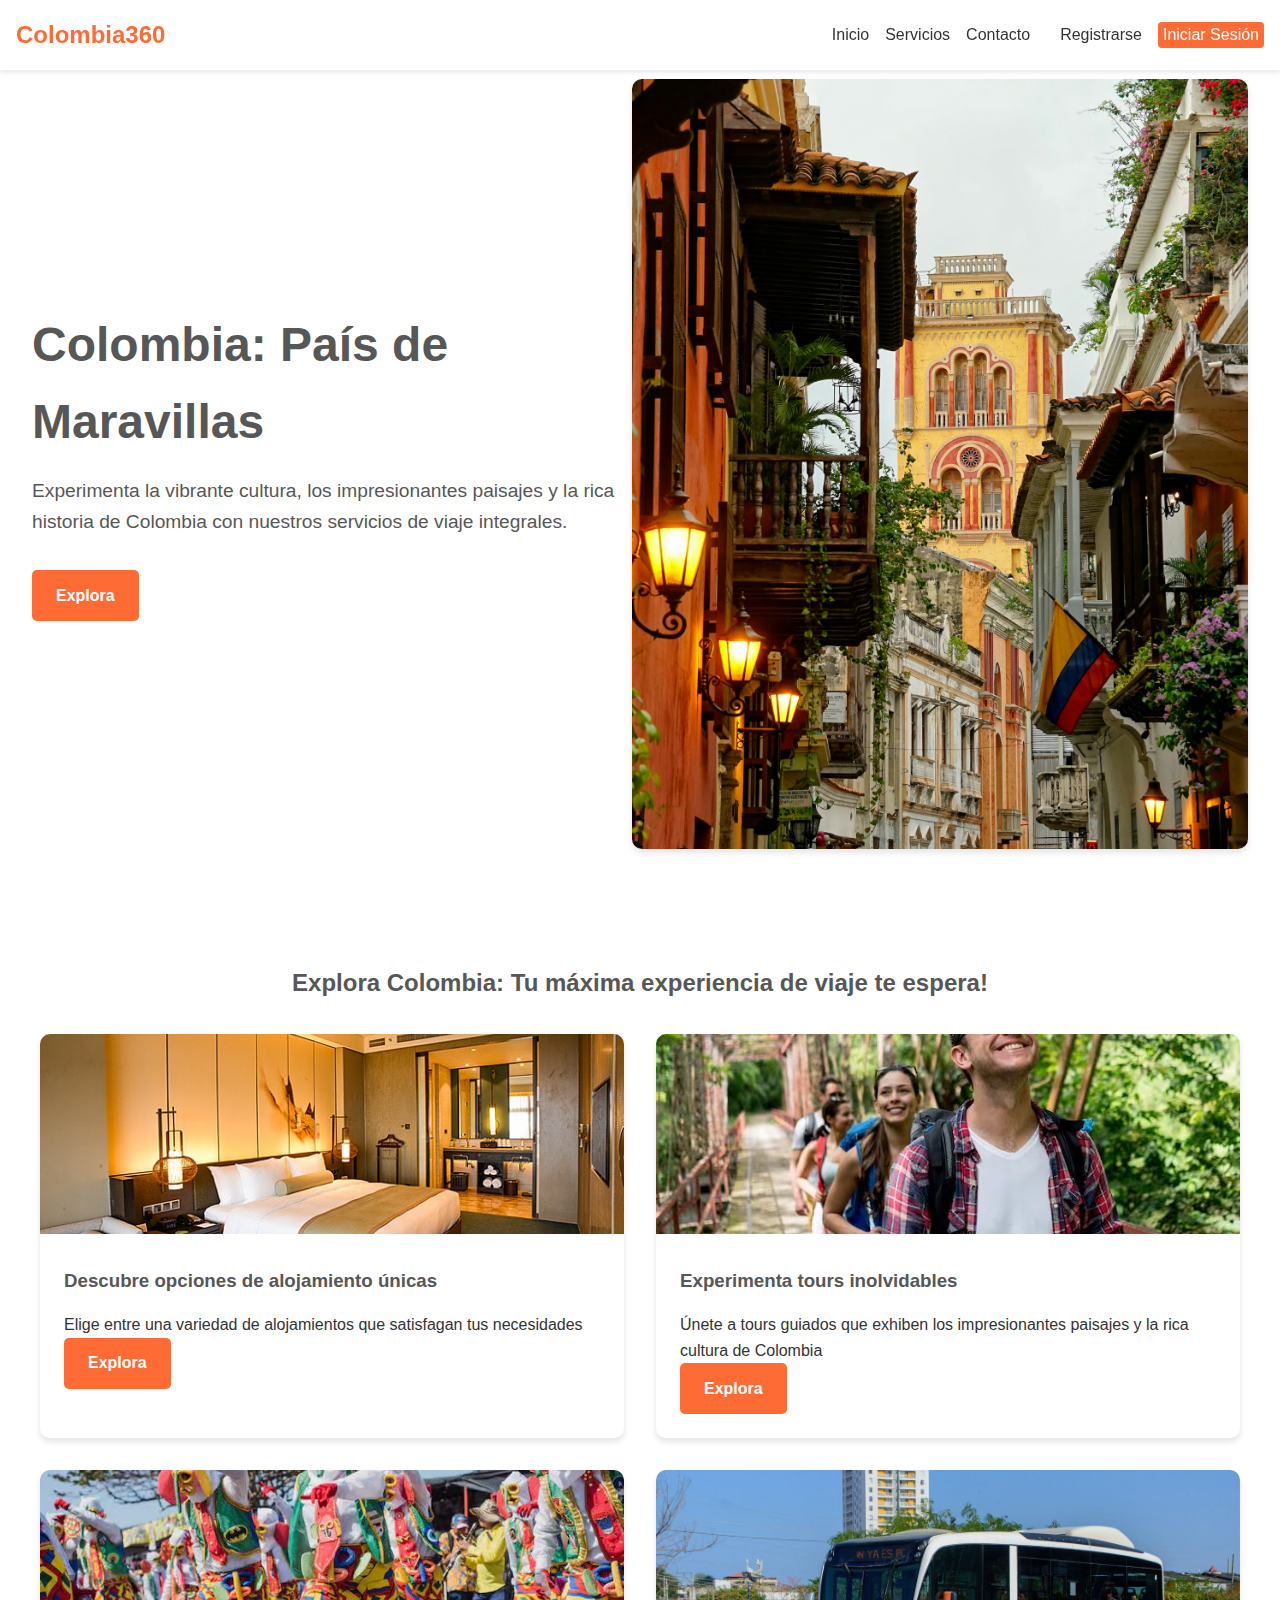
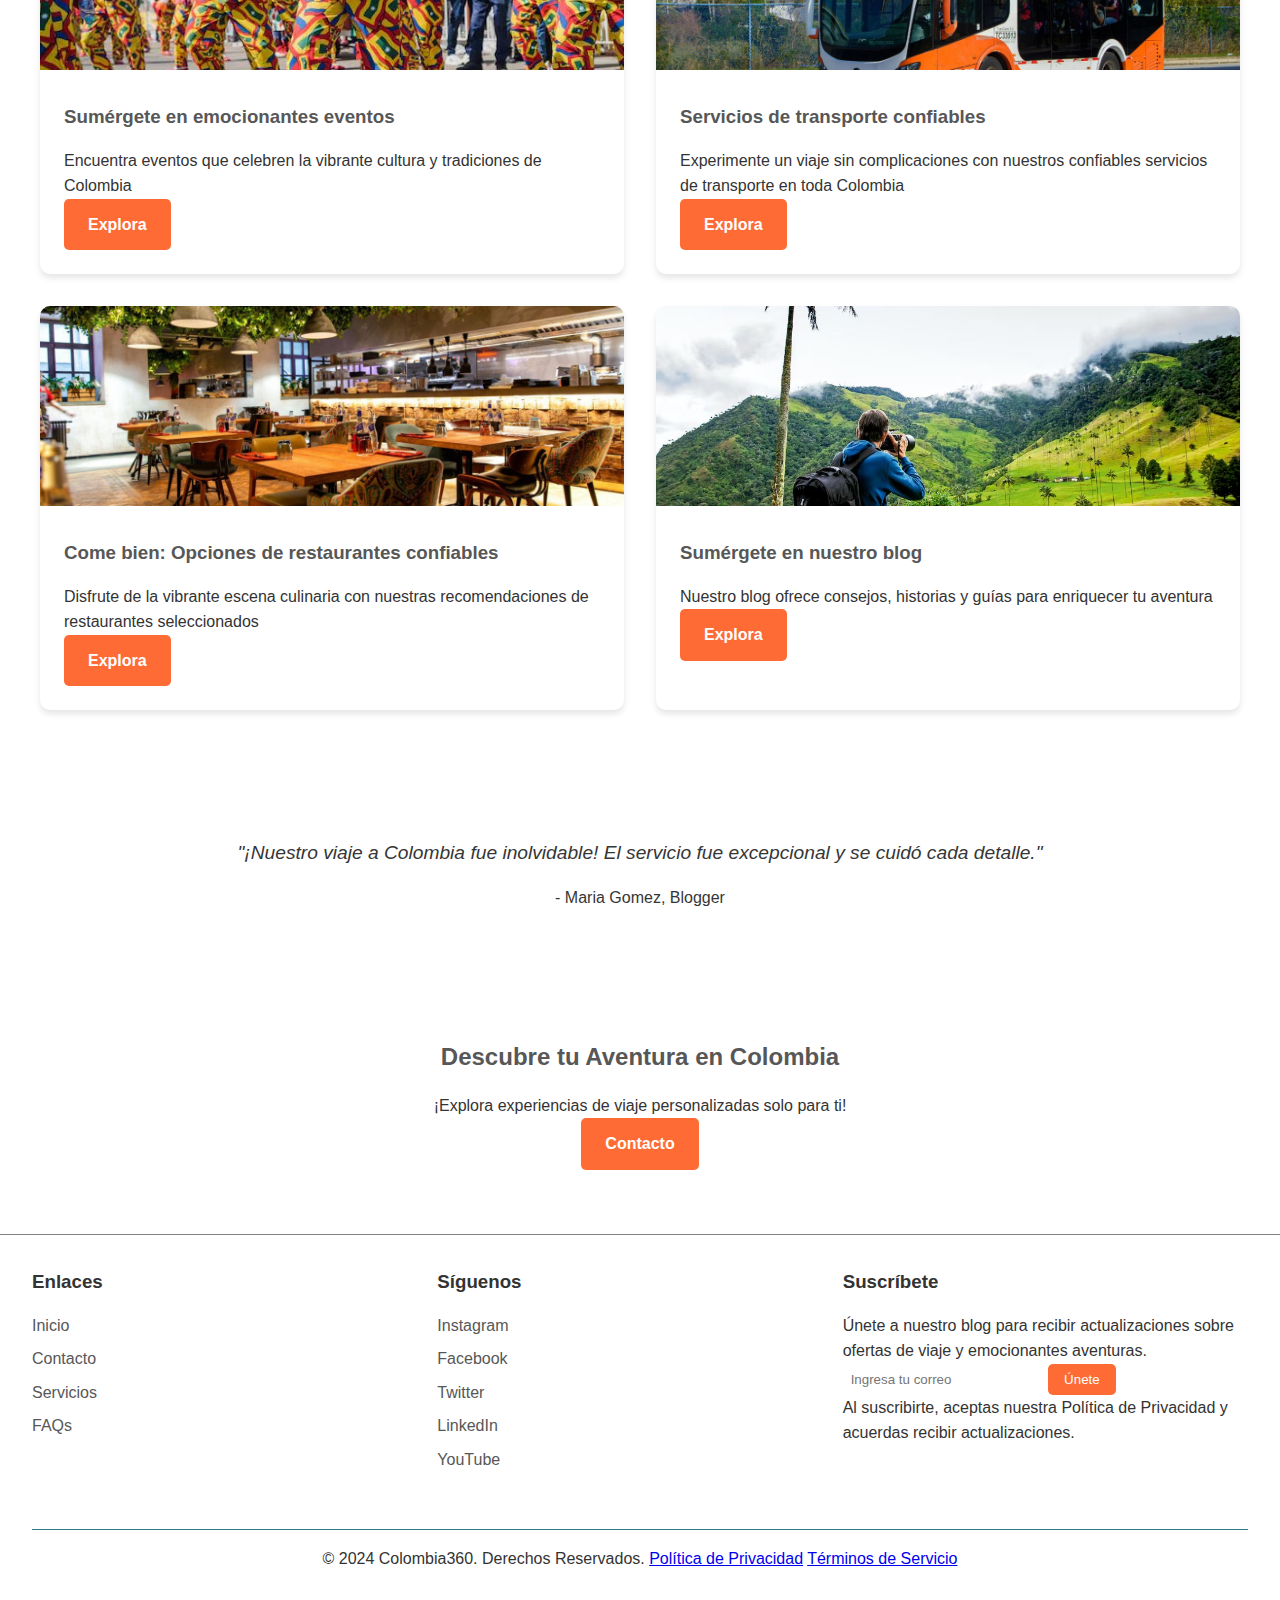
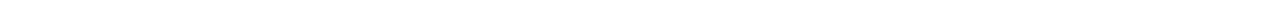
<file: index.html>
<!DOCTYPE html>
<html lang="en">
  <head>
    <meta charset="UTF-8" />
    <meta name="viewport" content="width=device-width, initial-scale=1.0" />
    <meta http-equiv="X-UA-Compatible" content="ie=edge" />
    <title>HTML + CSS</title>
    <link rel="stylesheet" href="styles.css" />
  </head>
  <body>
    <header>
      <nav>
        <div class="logo">Colombia360</div>
        <button class="menu-toggle" aria-label="Toggle menu">☰</button>
        <div class="nav-links">
          <a href="#inicio">Inicio</a>
          <a href="#servicios">Servicios</a>
          <a href="#contacto">Contacto</a>
          <a href="#registrarse" id="reg_btn">Registrarse</a>
          <a href="log_in.html" id="log_btn">Iniciar Sesión</a>
        </div>
      </nav>
    </header>

    <main>
      <section id="inicio" class="hero">
        <div class="hero-content">
          <h1>Colombia: País de Maravillas</h1>
          <p>
            Experimenta la vibrante cultura, los impresionantes paisajes y la
            rica historia de Colombia con nuestros servicios de viaje
            integrales.
          </p>
          <a href="#explora" class="cta-button">Explora</a>
        </div>
        <div class="hero-image">
          <img src="imagenes\Placeholder Image.jpg" alt="Paisaje de Colombia" />
        </div>
      </section>

      <section id="servicios" class="services">
        <h2>Explora Colombia: Tu máxima experiencia de viaje te espera!</h2>
        <div class="service-grid">
          <div class="service-card">
            <img src="imagenes\Colombia Hotel.jpg" alt="Alojamiento" />
            <div class="service-card-content">
              <h3>Descubre opciones de alojamiento únicas</h3>
              <p>
                Elige entre una variedad de alojamientos que satisfagan tus
                necesidades
              </p>
              <a href="#" class="cta-button">Explora</a>
            </div>
          </div>
          <div class="service-card">
            <img src="imagenes\Colombia Tour.JPG" alt="Tours" />
            <div class="service-card-content">
              <h3>Experimenta tours inolvidables</h3>
              <p>
                Únete a tours guiados que exhiben los impresionantes paisajes y
                la rica cultura de Colombia
              </p>
              <a href="#" class="cta-button">Explora</a>
            </div>
          </div>
          <div class="service-card">
            <img src="imagenes\Colombia Event.JPG" alt="Eventos" />
            <div class="service-card-content">
              <h3>Sumérgete en emocionantes eventos</h3>
              <p>
                Encuentra eventos que celebren la vibrante cultura y tradiciones
                de Colombia
              </p>
              <a href="#" class="cta-button">Explora</a>
            </div>
          </div>
          <div class="service-card">
            <img src="imagenes\Colombia Transportation.jpg" alt="Transporte" />
            <div class="service-card-content">
              <h3>Servicios de transporte confiables</h3>
              <p>
                Experimente un viaje sin complicaciones con nuestros confiables
                servicios de transporte en toda Colombia
              </p>
              <a href="#" class="cta-button">Explora</a>
            </div>
          </div>
          <div class="service-card">
            <img src="imagenes\Colombia Restaurant.jpg" alt="Restaurantes" />
            <div class="service-card-content">
              <h3>Come bien: Opciones de restaurantes confiables</h3>
              <p>
                Disfrute de la vibrante escena culinaria con nuestras
                recomendaciones de restaurantes seleccionados
              </p>
              <a href="#" class="cta-button">Explora</a>
            </div>
          </div>
          <div class="service-card">
            <img src="imagenes\Colombia BLog.JPG" alt="Blog" />
            <div class="service-card-content">
              <h3>Sumérgete en nuestro blog</h3>
              <p>
                Nuestro blog ofrece consejos, historias y guías para enriquecer
                tu aventura
              </p>
              <a href="#" class="cta-button">Explora</a>
            </div>
          </div>
        </div>
      </section>

      <section class="testimonial">
        <blockquote>
          "¡Nuestro viaje a Colombia fue inolvidable! El servicio fue
          excepcional y se cuidó cada detalle."
        </blockquote>
        <p>- Maria Gomez, Blogger</p>
      </section>

      <section id="contacto" class="cta">
        <h2>Descubre tu Aventura en Colombia</h2>
        <p>¡Explora experiencias de viaje personalizadas solo para ti!</p>
        <a href="#" class="cta-button">Contacto</a>
      </section>
    </main>

    <footer>
      <div class="footer-content">
        <div class="footer-section">
          <h3>Enlaces</h3>
          <ul>
            <li><a href="#inicio">Inicio</a></li>
            <li><a href="#contacto">Contacto</a></li>
            <li><a href="#servicios">Servicios</a></li>
            <li><a href="#faqs">FAQs</a></li>
          </ul>
        </div>
        <div class="footer-section">
          <h3>Síguenos</h3>
          <ul>
            <li><a href="#">Instagram</a></li>
            <li><a href="#">Facebook</a></li>
            <li><a href="#">Twitter</a></li>
            <li><a href="#">LinkedIn</a></li>
            <li><a href="#">YouTube</a></li>
          </ul>
        </div>
        <div class="footer-section">
          <h3>Suscríbete</h3>
          <p>
            Únete a nuestro blog para recibir actualizaciones sobre ofertas de
            viaje y emocionantes aventuras.
          </p>
          <form class="subscribe-form">
            <input type="email" placeholder="Ingresa tu correo" />
            <button type="submit">Únete</button>
          </form>
          <p>
            Al suscribirte, aceptas nuestra Política de Privacidad y acuerdas
            recibir actualizaciones.
          </p>
        </div>
      </div>
      <div class="copyright">
        <p>
          &copy; 2024 Colombia360. Derechos Reservados.
          <a href="#">Política de Privacidad</a>
          <a href="#">Términos de Servicio</a>
        </p>
      </div>
    </footer>

    <script>
      document.addEventListener("DOMContentLoaded", function () {
        const menuToggle = document.querySelector(".menu-toggle");
        const navLinks = document.querySelector(".nav-links");

        menuToggle.addEventListener("click", function () {
          navLinks.classList.toggle("active");
        });

        // Close menu when a link is clicked
        navLinks.addEventListener("click", function (e) {
          if (e.target.tagName === "A") {
            navLinks.classList.remove("active");
          }
        });
      });
    </script>
  </body>
</html>
</file>
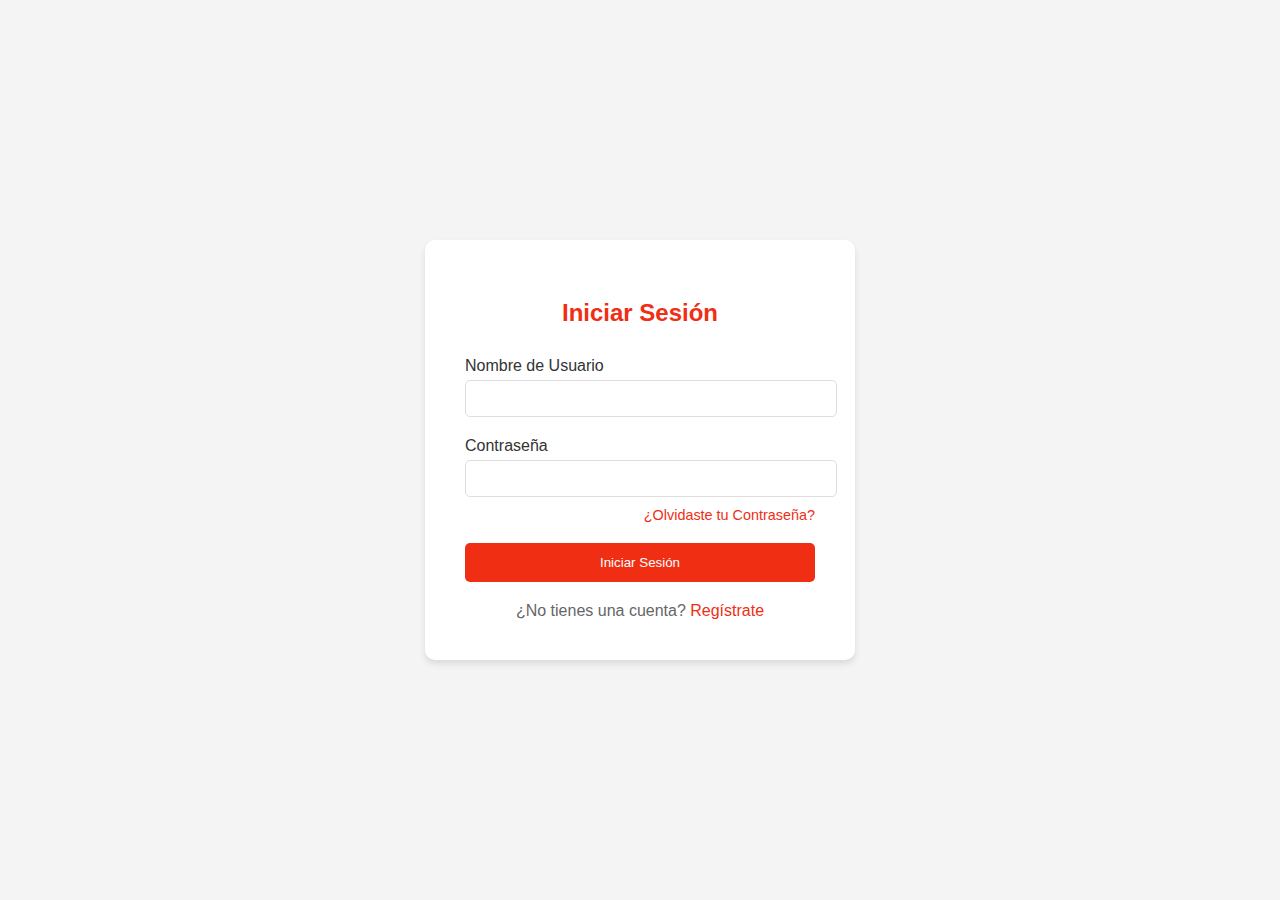
<file: log_in.html>
<!DOCTYPE html>
<html lang="es">
  <head>
    <meta charset="UTF-8" />
    <meta name="viewport" content="width=device-width, initial-scale=1.0" />
    <title>Colombia360</title>
    <link rel="stylesheet" href="log.css" />
  </head>
  <body>
    <div class="login-container">
      <h2>Iniciar Sesión</h2>
      <form action="shopping_page.html">
        <div class="form-group">
          <label for="username">Nombre de Usuario</label>
          <input type="text" id="username" name="username" required />
        </div>
        <div class="form-group">
          <label for="password">Contraseña</label>
          <input type="password" id="password" name="password" required />
          <a href="#" class="forgot-password">¿Olvidaste tu Contraseña?</a>
        </div>
        <button type="submit" class="login-btn">Iniciar Sesión</button>
        <div class="signup-link">
          ¿No tienes una cuenta? <a href="#">Regístrate</a>
        </div>
      </form>
    </div>
  </body>
</html>
</file>
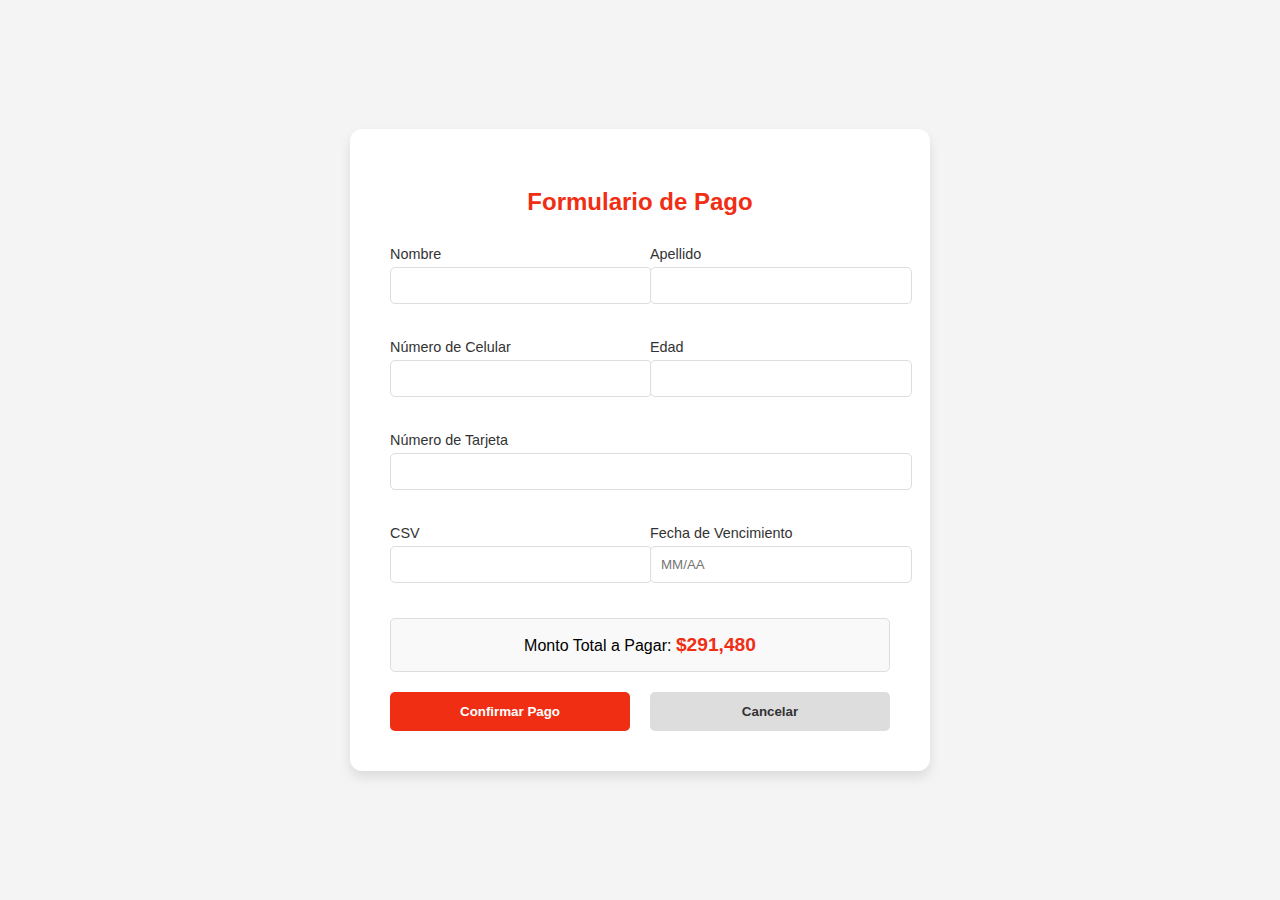
<file: pay_form.html>
<!DOCTYPE html>
<html lang="es">
  <head>
    <meta charset="UTF-8" />
    <meta name="viewport" content="width=device-width, initial-scale=1.0" />
    <title>Colombia360</title>
    <link rel="stylesheet" href="pay_form.css" />
  </head>
  <body>
    <div class="payment-container">
      <h2>Formulario de Pago</h2>
      <form action="shopping_page.html">
        <div class="form-grid">
          <div class="form-group">
            <label for="first-name">Nombre</label>
            <input type="text" id="first-name" name="first-name" required />
          </div>
          <div class="form-group">
            <label for="last-name">Apellido</label>
            <input type="text" id="last-name" name="last-name" required />
          </div>
          <div class="form-group">
            <label for="cel-number">Número de Celular</label>
            <input type="tel" id="cel-number" name="cel-number" required />
          </div>
          <div class="form-group">
            <label for="age">Edad</label>
            <input type="number" id="age" name="age" min="18" required />
          </div>
          <div class="form-group full-width">
            <label for="card-number">Número de Tarjeta</label>
            <input type="text" id="card-number" name="card-number" required />
          </div>
          <div class="form-group">
            <label for="csv">CSV</label>
            <input type="text" id="csv" name="csv" maxlength="3" required />
          </div>
          <div class="form-group">
            <label for="due-date">Fecha de Vencimiento</label>
            <input
              type="text"
              id="due-date"
              name="due-date"
              placeholder="MM/AA"
              required
            />
          </div>
        </div>

        <div class="total-amount">
          Monto Total a Pagar: <span>$291,480</span>
        </div>

        <div class="button-group">
          <button type="submit" class="btn btn-confirm">Confirmar Pago</button>
          <button
            type="button"
            class="btn btn-cancel"
            onclick="window.location.href='shopping_page.html'"
          >
            Cancelar
          </button>
        </div>
      </form>
    </div>
  </body>
</html>
</file>
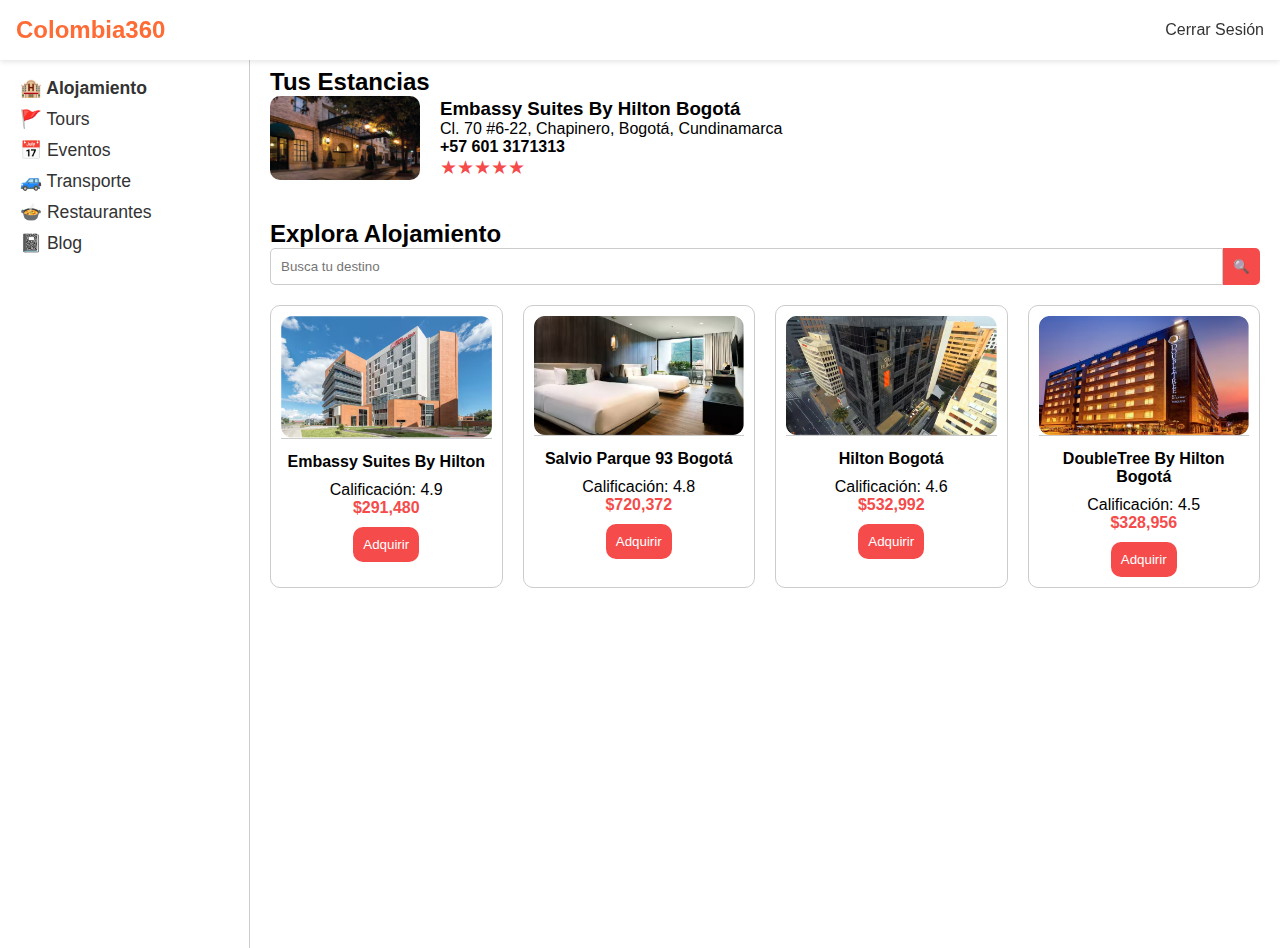
<file: shopping_page.html>
<!DOCTYPE html>
<html lang="es">
  <head>
    <meta charset="UTF-8" />
    <meta name="viewport" content="width=device-width, initial-scale=1.0" />
    <title>Colombia360</title>
    <link rel="stylesheet" href="shopping.css" />
  </head>
  <body>
    <header>
      <nav>
        <div class="logo">Colombia360</div>
        <a href="index.html" class="log_out">Cerrar Sesión</a>
      </nav>
    </header>
    <div class="container">
      <!-- Sidebar -->
      <aside class="sidebar">
        <nav>
          <ul>
            <li><a href="#" class="active">&#127976; Alojamiento</a></li>
            <li><a href="#">&#128681; Tours</a></li>
            <li><a href="#">&#128197; Eventos</a></li>
            <li><a href="#">&#128665; Transporte</a></li>
            <li><a href="#">&#127858; Restaurantes</a></li>
            <li><a href="#">&#128211; Blog</a></li>
          </ul>
        </nav>
      </aside>

      <!-- Main Content -->
      <main>
        <section class="your-stay">
          <h2>Tus Estancias</h2>
          <div class="stay-info">
            <img
              src="imagenes\Embassy Suites Hilton.jpg"
              alt="Embassy Suites By Hilton Bogotá"
            />
            <div class="stay-details">
              <h3>Embassy Suites By Hilton Bogotá</h3>
              <p>Cl. 70 #6-22, Chapinero, Bogotá, Cundinamarca</p>
              <p><strong>+57 601 3171313</strong></p>
              <div class="rating">★★★★★</div>
            </div>
          </div>
        </section>

        <section class="hotel-list">
          <h2>Explora Alojamiento</h2>
          <div class="search-bar">
            <input type="text" placeholder="Busca tu destino" />
            <button>🔍</button>
          </div>
          <div class="hotels">
            <div class="hotel-card">
              <img
                src="imagenes\Embassy Suites Hilton Bogota.jpg"
                alt="Embassy Suites"
              />
              <h4>Embassy Suites By Hilton</h4>
              <p>Calificación: 4.9</p>
              <p class="price">$291,480</p>
              <button onclick="window.location.href='pay_form.html'">
                Adquirir
              </button>
            </div>
            <div class="hotel-card">
              <img src="imagenes\Salvio Parque 93.jpg" alt="Salvio Parque 93" />
              <h4>Salvio Parque 93 Bogotá</h4>
              <p>Calificación: 4.8</p>
              <p class="price">$720,372</p>
              <button onclick="window.location.href='pay_form.html'">
                Adquirir
              </button>
            </div>
            <div class="hotel-card">
              <img src="imagenes\Hilton Bogota.jpg" alt="Hilton Bogotá" />
              <h4>Hilton Bogotá</h4>
              <p>Calificación: 4.6</p>
              <p class="price">$532,992</p>
              <button onclick="window.location.href='pay_form.html'">
                Adquirir
              </button>
            </div>
            <div class="hotel-card">
              <img src="imagenes\Doubletree.jpg" alt="DoubleTree" />
              <h4>DoubleTree By Hilton Bogotá</h4>
              <p>Calificación: 4.5</p>
              <p class="price">$328,956</p>
              <button onclick="window.location.href='pay_form.html'">
                Adquirir
              </button>
            </div>
          </div>
        </section>
      </main>
    </div>
  </body>
</html>
</file>
<file: log.css>
/* * {
  margin: 0;
  padding: 0;
  box-sizing: border-box;
} */

body {
  font-family: "Arial", sans-serif;
  background-color: #f4f4f4;
  display: flex;
  justify-content: center;
  align-items: center;
  height: 100vh;
  margin: 0;
}

/* Log In Form */
.login-container {
  background-color: white;
  border-radius: 10px;
  box-shadow: 0 4px 6px rgba(0, 0, 0, 0.1);
  width: 350px;
  padding: 40px;
  text-align: center;
}

.login-container h2 {
  color: #f02e14;
  margin-bottom: 30px;
}

.form-group {
  margin-bottom: 20px;
  text-align: left;
}

.form-group label {
  display: block;
  margin-bottom: 5px;
  color: #333;
}

.form-group input {
  width: 100%;
  padding: 10px;
  border: 1px solid #ddd;
  border-radius: 5px;
  transition: border-color 0.3s;
}

.form-group input:focus {
  outline: none;
  border-color: #f02e14;
}

.login-btn {
  width: 100%;
  padding: 12px;
  background-color: #f02e14;
  color: white;
  border: none;
  border-radius: 5px;
  cursor: pointer;
  transition: background-color 0.3s;
}

.login-btn:hover {
  background-color: #d62512;
}

.forgot-password {
  color: #f02e14;
  text-decoration: none;
  font-size: 0.9em;
  display: block;
  text-align: right;
  margin-top: 10px;
}

.signup-link {
  margin-top: 20px;
  color: #666;
}

.signup-link a {
  color: #f02e14;
  text-decoration: none;
}
</file>
<file: pay_form.css>
body {
  font-family: "Arial", sans-serif;
  background-color: #f4f4f4;
  display: flex;
  justify-content: center;
  align-items: center;
  min-height: 100vh;
  margin: 0;
  padding: 20px;
  box-sizing: border-box;
}

.payment-container {
  background-color: white;
  border-radius: 12px;
  box-shadow: 0 6px 12px rgba(0, 0, 0, 0.1);
  width: 100%;
  max-width: 500px;
  padding: 40px;
}

.payment-container h2 {
  color: #f02e14;
  text-align: center;
  margin-bottom: 30px;
}

.form-grid {
  display: grid;
  grid-template-columns: 1fr 1fr;
  gap: 20px;
}

.form-group {
  margin-bottom: 15px;
}

.form-group label {
  display: block;
  margin-bottom: 5px;
  color: #333;
  font-size: 0.9em;
}

.form-group input {
  width: 100%;
  padding: 10px;
  border: 1px solid #ddd;
  border-radius: 5px;
  transition: border-color 0.3s;
}

.form-group input:focus {
  outline: none;
  border-color: #f02e14;
}

.full-width {
  grid-column: span 2;
}

.total-amount {
  background-color: #f9f9f9;
  border: 1px solid #ddd;
  border-radius: 5px;
  padding: 15px;
  text-align: center;
  margin-top: 20px;
}

.total-amount span {
  color: #f02e14;
  font-weight: bold;
  font-size: 1.2em;
}

.button-group {
  display: grid;
  grid-template-columns: 1fr 1fr;
  gap: 20px;
  margin-top: 20px;
}

.btn {
  padding: 12px;
  border: none;
  border-radius: 5px;
  cursor: pointer;
  transition: background-color 0.3s;
  font-weight: bold;
}

.btn-confirm {
  background-color: #f02e14;
  color: white;
}

.btn-confirm:hover {
  background-color: #d62512;
}

.btn-cancel {
  background-color: #ddd;
  color: #333;
}

.btn-cancel:hover {
  background-color: #ccc;
}

@media (max-width: 600px) {
  .form-grid {
    grid-template-columns: 1fr;
  }

  .full-width {
    grid-column: span 1;
  }

  .button-group {
    grid-template-columns: 1fr;
  }
}
</file>
<file: shopping.css>
* {
  margin: 0;
  padding: 0;
  box-sizing: border-box;
}

/* Header styles */
header {
  background-color: #fff;
  box-shadow: 0 2px 5px rgba(0, 0, 0, 0.1);
  padding: 1rem;
  position: fixed;
  width: 100%;
  z-index: 1000;
}

nav {
  display: flex;
  justify-content: space-between;
  align-items: center;
}

.logo {
  font-size: 1.5rem;
  font-weight: bold;
  color: #ff6b35;
}

.log_out {
  color: #333;
  text-decoration: none;
}

/* General */
body {
  margin: 0;
  font-family: Arial, sans-serif;
  display: flex;
}

.container {
  display: flex;
  width: 100%;
  padding-top: 3em;
}

/* Sidebar */
.sidebar {
  /* background-color: #f54b4b;
  color: white; */
  padding: 20px;
  width: 250px;
  height: 100vh;
  border-right: 1px solid #cccccc;
}

.sidebar h1 {
  font-size: 1.5rem;
  margin-bottom: 20px;
}

.sidebar ul {
  list-style: none;
  padding: 0;
}

.sidebar ul li {
  margin: 10px 0;
}

.sidebar ul li a {
  color: #333;
  text-decoration: none;
  font-size: 1.1rem;
}

.sidebar ul li a.active,
.sidebar ul li a:hover {
  font-weight: bold;
  /* text-decoration: underline; */
}

/* Main Content */
main {
  flex-grow: 1;
  padding: 20px;
}

.your-stay {
  margin-bottom: 40px;
}

.stay-info {
  display: flex;
  gap: 20px;
  align-items: center;
}

.stay-info img {
  width: 150px;
  border-radius: 10px;
}

.stay-details {
  max-width: 400px;
}

.stay-details h3 {
  margin: 0;
}

.rating {
  color: #f54b4b;
  font-size: 1.2rem;
}

/* Hotel List */
.hotel-list .search-bar {
  display: flex;
  margin-bottom: 20px;
}

.search-bar input {
  width: 100%;
  padding: 10px;
  border: 1px solid #ccc;
  border-radius: 5px 0 0 5px;
}

.search-bar button {
  background-color: #f54b4b;
  color: white;
  border: none;
  padding: 10px;
  cursor: pointer;
  border-radius: 0 5px 5px 0;
}

.hotels {
  display: grid;
  grid-template-columns: repeat(auto-fit, minmax(200px, 1fr));
  gap: 20px;
}

.hotel-card {
  border: 1px solid #ccc;
  border-radius: 10px;
  overflow: hidden;
  text-align: center;
  padding: 10px;
}

.hotel-card img {
  width: 100%;
  border-bottom: 1px solid #ccc;
}

.hotel-card h4 {
  margin: 10px 0;
}

.hotel-card .price {
  color: #f54b4b;
  font-weight: bold;
}

.hotel-card button {
  background-color: #f54b4b;
  color: white;
  border: none;
  border-radius: 10px;
  padding: 10px;
  margin-top: 10px;
  cursor: pointer;
}

.hotel-card button:hover {
  background-color: #e24545;
}

/* Responsivo */
@media (max-width: 768px) {
  .sidebar {
    width: 200px;
  }

  .stay-info {
    flex-direction: column;
    text-align: center;
  }

  .hotels {
    grid-template-columns: 1fr;
  }
}
</file>
<file: styles.css>
/* Reset and base styles */
* {
  margin: 0;
  padding: 0;
  box-sizing: border-box;
}

body {
  font-family: Arial, sans-serif;
  line-height: 1.6;
  color: #333;
}

/* Header styles */
header {
  background-color: #fff;
  box-shadow: 0 2px 5px rgba(0,0,0,0.1);
  padding: 1rem;
  position: fixed;
  width: 100%;
  z-index: 1000;
}

nav {
  display: flex;
  justify-content: space-between;
  align-items: center;
}

.logo {
  font-size: 1.5rem;
  font-weight: bold;
  color: #FF6B35;
}

.nav-links {
  display: flex;
}

.nav-links a {
  margin-left: 1rem;
  text-decoration: none;
  color: #333;
}

#reg_btn {
  margin-left: 30px;
}

#log_btn {
  background-color: #FF6B35;
  color: white;
  border-radius: 4px;
  padding: 0 5px 0 5px;
}
/* Mobile menu styles */
.menu-toggle {
  display: none;
  background: none;
  border: none;
  font-size: 1.5rem;
  cursor: pointer;
  color: #FF6B35;
}

/* Hero section styles */
.hero {
  display: flex;
  align-items: center;
  min-height: 100vh;
  padding: 60px 2rem 2rem;
  /* background-color: #F7FFF7; */
}

.hero-content {
  flex: 1;
  max-width: 600px;
  text-align: left;
  color: #333;
}

.hero-image {
  flex: 1;
  display: flex;
  justify-content: center;
  align-items: center;
}

.hero-image img {
  max-width: 100%;
  height: auto;
  border-radius: 10px;
  box-shadow: 0 4px 6px rgba(0,0,0,0.1);
}

.hero h1 {
  font-size: 3rem;
  margin-bottom: 1rem;
  color: #575757;
}

.hero p {
  font-size: 1.2rem;
  margin-bottom: 2rem;
  color: #575757;
}

/* Services section styles */
.services {
  padding: 4rem 2rem;
  /* background-color: #F7FFF7; */
}

.services h2 {
  text-align: center;
  margin-bottom: 2rem;
  color: #575757;
}

.service-grid {
  display: grid;
  grid-template-columns: repeat(2, 1fr);
  gap: 2rem;
  max-width: 1200px;
  margin: 0 auto;
}

.service-card {
  background-color: #fff;
  border-radius: 10px;
  overflow: hidden;
  box-shadow: 0 4px 6px rgba(0,0,0,0.1);
  transition: transform 0.3s;
}

.service-card:hover {
  transform: translateY(-5px);
}

.service-card img {
  width: 100%;
  height: 200px;
  object-fit: cover;
}

.service-card-content {
  padding: 1.5rem;
}

.service-card h3 {
  margin-bottom: 1rem;
  color: #575757;
}

/* Testimonial section styles */
.testimonial {
  /* background-color: #4ECDC4; */
  color: #363636;
  padding: 4rem 2rem;
  text-align: center;
}

.testimonial blockquote {
  font-size: 1.2rem;
  font-style: italic;
  margin-bottom: 1rem;
}

/* Call-to-action section styles */
.cta {
  /* background-color: #F7FFF7; */
  padding: 4rem 2rem;
  text-align: center;
}

.cta h2 {
  margin-bottom: 1rem;
  color: #575757;
}

.cta-button {
  display: inline-block;
  background-color: #ff6b35;
  color: #fff;
  padding: 0.8rem 1.5rem;
  text-decoration: none;
  border-radius: 5px;
  font-weight: bold;
  transition: background-color 0.3s;
}

/* Footer styles */
footer {
  /* background-color: #1A535C;
  color: #fff; */
  padding: 2rem;
  border-top: 1px solid grey;
}

.footer-content {
  display: flex;
  justify-content: space-between;
  flex-wrap: wrap;
}

.footer-section {
  flex: 1;
  margin-bottom: 1rem;
}

.footer-section h3 {
  margin-bottom: 1rem;
}

.footer-section ul {
  list-style-type: none;
}

.footer-section ul li {
  margin-bottom: 0.5rem;
}

.footer-section ul li a {
  color: #575757;
  text-decoration: none;
}

.subscribe-form input[type="email"] {
  padding: 0.5rem;
  margin-right: 0.5rem;
  border-radius: 5px;
  border: none;
}

.subscribe-form button {
  background-color: #FF6B35;
  color: #fff;
  border: none;
  padding: 0.5rem 1rem;
  border-radius: 5px;
  cursor: pointer;
}

.copyright {
  text-align: center;
  margin-top: 2rem;
  padding-top: 1rem;
  border-top: 1px solid #2D7A85;
}

/* Responsive design */
@media (max-width: 768px) {
  .menu-toggle {
      display: block;
  }

  .nav-links {
      display: none;
      position: absolute;
      top: 100%;
      left: 0;
      right: 0;
      background-color: #fff;
      flex-direction: column;
      align-items: center;
      padding: 1rem;
      box-shadow: 0 2px 5px rgba(0,0,0,0.1);
  }

  .nav-links.active {
      display: flex;
  }

  .nav-links a {
      margin: 0.5rem 0;
  }

  .hero h1 {
      font-size: 2rem;
  }

  .hero p {
      font-size: 1rem;
  }

  .service-grid {
      grid-template-columns: 1fr;
  }

  .footer-content {
      flex-direction: column;
  }

}

@media (max-width: 768px) {
  /* ... (previous mobile styles remain unchanged) ... */

  .hero {
      flex-direction: column;
      text-align: center;
      padding-top: 80px;
  }

  .hero-content, .hero-image {
      flex: none;
      width: 100%;
  }

  .hero-content {
      margin-bottom: 2rem;
  }

  .hero h1 {
      font-size: 2rem;
  }

  .hero p {
      font-size: 1rem;
  }
</file>
